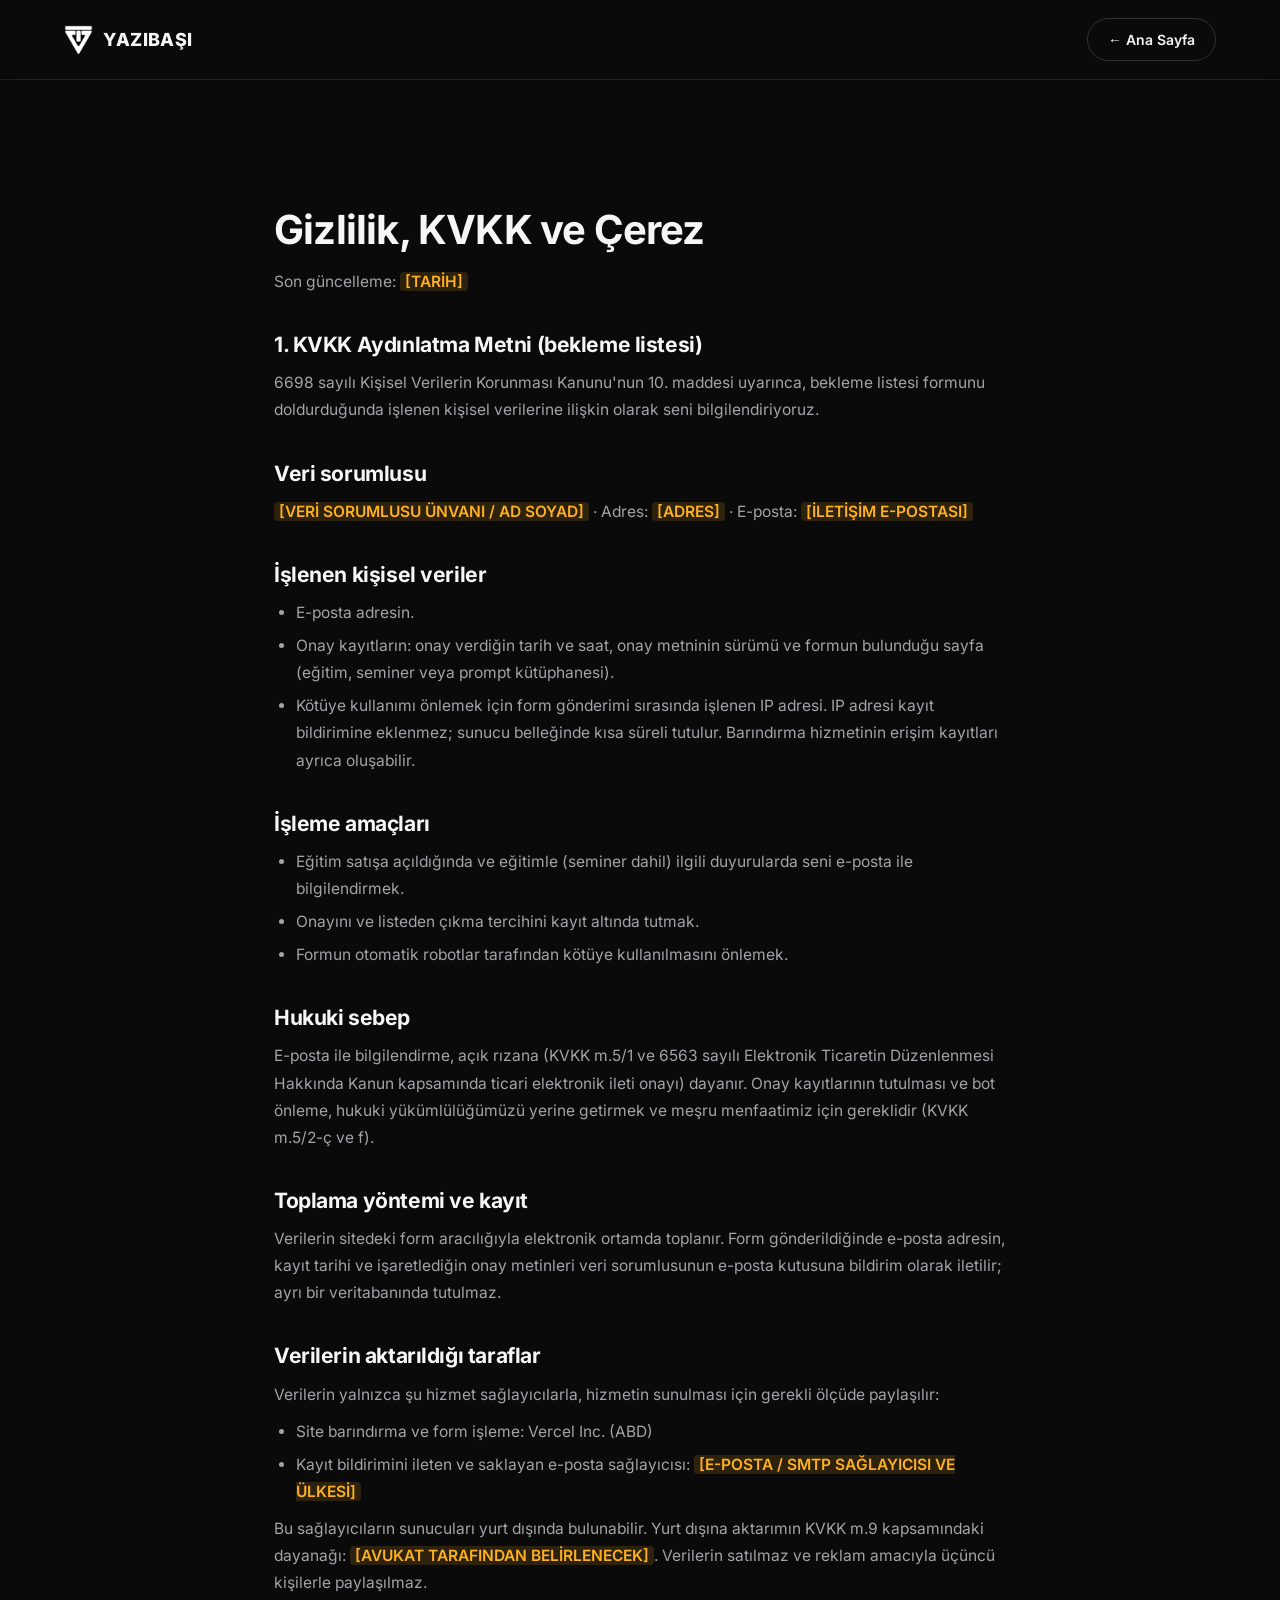
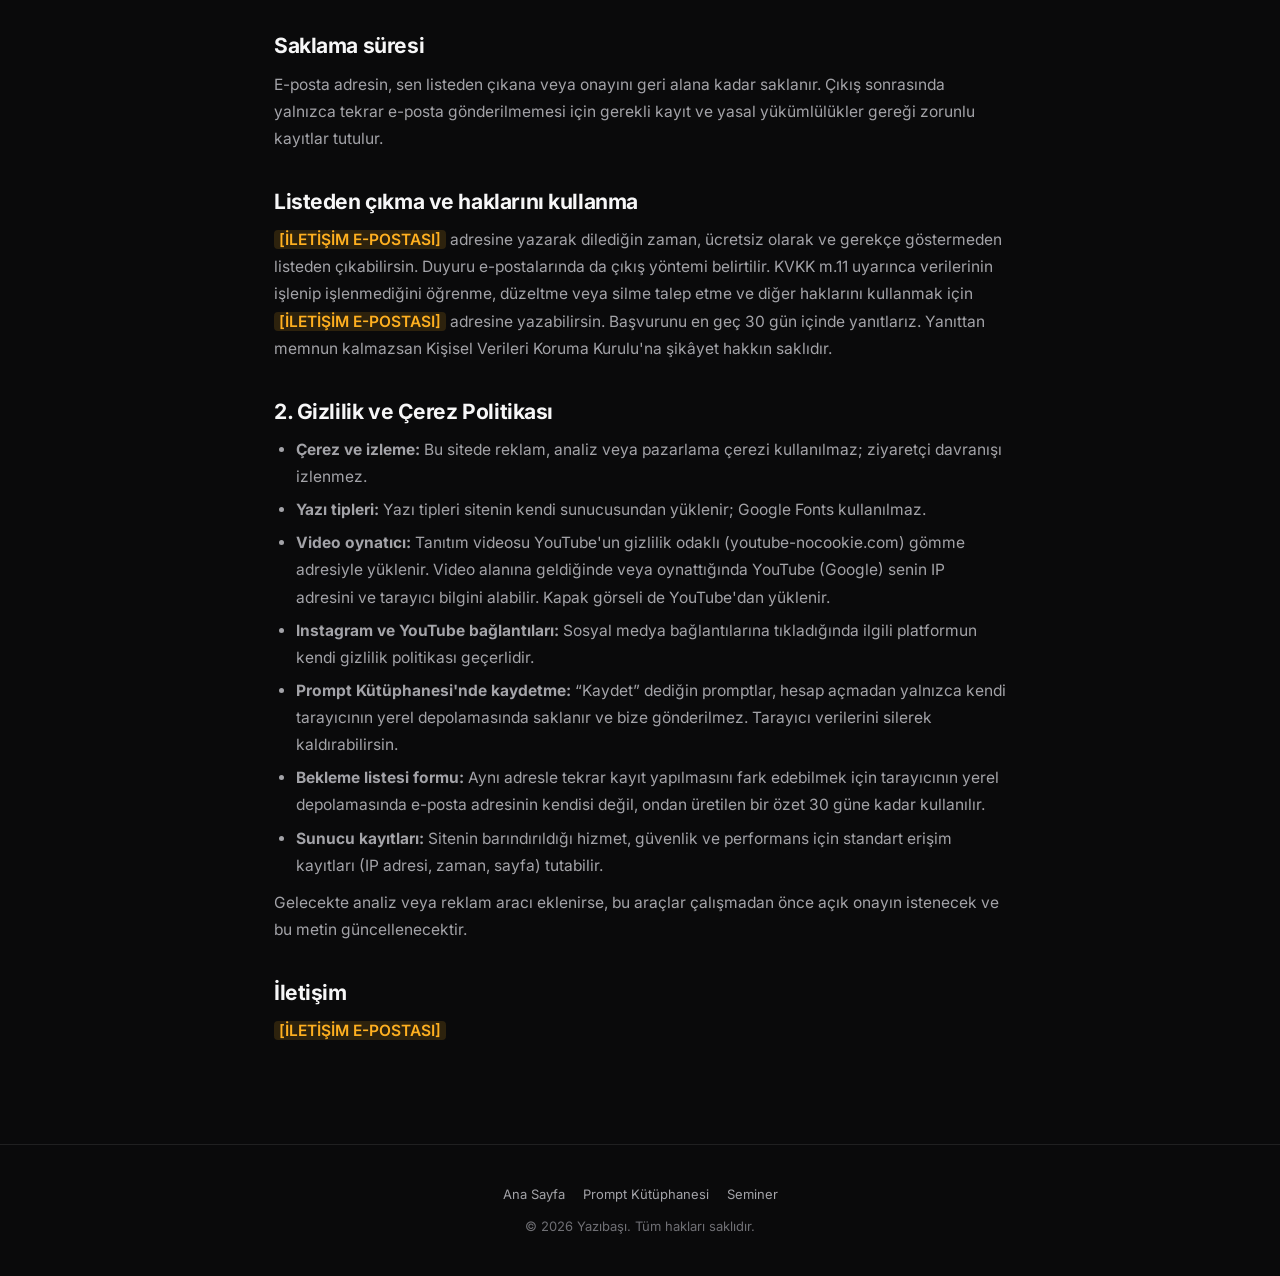
<file: gizlilik.html>
<!DOCTYPE html>
<html lang="tr">
<head>
<meta charset="UTF-8">
<meta name="viewport" content="width=device-width, initial-scale=1.0">
<title>KVKK Aydınlatma Metni, Gizlilik ve Çerez Politikası — Together Yazıbaşı</title>
<meta name="description" content="Together Yazıbaşı bekleme listesi için KVKK aydınlatma metni, gizlilik ve çerez politikası.">
<!-- YAYIN ÖNCESİ: [SARI İŞARETLİ] alanlar doldurulmalı ve metin bir avukata onaylatılmalıdır.
     Alanlar doldurulunca aşağıdaki robots satırı "index, follow" yapılabilir (bkz. YAYIN-KONTROL-LISTESI.md). -->
<meta name="robots" content="noindex, follow">
<link rel="stylesheet" href="css/fonts.css">
<link rel="stylesheet" href="css/style.css">
<link rel="stylesheet" href="css/waitlist.css">
<link rel="icon" type="image/png" sizes="32x32" href="assets/img/logo/favicon-32.png">
<link rel="apple-touch-icon" href="assets/img/logo/apple-touch-icon.png">
<meta name="theme-color" content="#0a0a0b">
</head>
<body>

<header class="site-header">
  <div class="container header-inner">
    <a href="index.html" class="logo"><img class="logo-img" src="assets/img/logo/logo-isaret-beyaz.png" alt="" width="29" height="30"><span>YAZIBAŞI</span></a>
    <a href="index.html" class="btn btn-ghost btn-sm">← Ana Sayfa</a>
  </div>
</header>

<main class="container legal-page">
  <h1>Gizlilik, KVKK ve Çerez</h1>
  <p class="legal-meta">Son güncelleme: <span class="legal-todo">[TARİH]</span></p>

  <h2 id="aydinlatma">1. KVKK Aydınlatma Metni (bekleme listesi)</h2>
  <p>6698 sayılı Kişisel Verilerin Korunması Kanunu'nun 10. maddesi uyarınca, bekleme listesi formunu doldurduğunda işlenen kişisel verilerine ilişkin olarak seni bilgilendiriyoruz.</p>

  <h2>Veri sorumlusu</h2>
  <p><span class="legal-todo">[VERİ SORUMLUSU ÜNVANI / AD SOYAD]</span> · Adres: <span class="legal-todo">[ADRES]</span> · E-posta: <span class="legal-todo">[İLETİŞİM E-POSTASI]</span></p>

  <h2>İşlenen kişisel veriler</h2>
  <ul>
    <li>E-posta adresin.</li>
    <li>Onay kayıtların: onay verdiğin tarih ve saat, onay metninin sürümü ve formun bulunduğu sayfa (eğitim, seminer veya prompt kütüphanesi).</li>
    <li>Kötüye kullanımı önlemek için form gönderimi sırasında işlenen IP adresi. IP adresi kayıt bildirimine eklenmez; sunucu belleğinde kısa süreli tutulur. Barındırma hizmetinin erişim kayıtları ayrıca oluşabilir.</li>
  </ul>

  <h2>İşleme amaçları</h2>
  <ul>
    <li>Eğitim satışa açıldığında ve eğitimle (seminer dahil) ilgili duyurularda seni e-posta ile bilgilendirmek.</li>
    <li>Onayını ve listeden çıkma tercihini kayıt altında tutmak.</li>
    <li>Formun otomatik robotlar tarafından kötüye kullanılmasını önlemek.</li>
  </ul>

  <h2>Hukuki sebep</h2>
  <p>E-posta ile bilgilendirme, açık rızana (KVKK m.5/1 ve 6563 sayılı Elektronik Ticaretin Düzenlenmesi Hakkında Kanun kapsamında ticari elektronik ileti onayı) dayanır. Onay kayıtlarının tutulması ve bot önleme, hukuki yükümlülüğümüzü yerine getirmek ve meşru menfaatimiz için gereklidir (KVKK m.5/2-ç ve f).</p>

  <h2>Toplama yöntemi ve kayıt</h2>
  <p>Verilerin sitedeki form aracılığıyla elektronik ortamda toplanır. Form gönderildiğinde e-posta adresin, kayıt tarihi ve işaretlediğin onay metinleri veri sorumlusunun e-posta kutusuna bildirim olarak iletilir; ayrı bir veritabanında tutulmaz.</p>

  <h2>Verilerin aktarıldığı taraflar</h2>
  <p>Verilerin yalnızca şu hizmet sağlayıcılarla, hizmetin sunulması için gerekli ölçüde paylaşılır:</p>
  <ul>
    <li>Site barındırma ve form işleme: Vercel Inc. (ABD)</li>
    <li>Kayıt bildirimini ileten ve saklayan e-posta sağlayıcısı: <span class="legal-todo">[E-POSTA / SMTP SAĞLAYICISI VE ÜLKESİ]</span></li>
  </ul>
  <p>Bu sağlayıcıların sunucuları yurt dışında bulunabilir. Yurt dışına aktarımın KVKK m.9 kapsamındaki dayanağı: <span class="legal-todo">[AVUKAT TARAFINDAN BELİRLENECEK]</span>. Verilerin satılmaz ve reklam amacıyla üçüncü kişilerle paylaşılmaz.</p>

  <h2>Saklama süresi</h2>
  <p>E-posta adresin, sen listeden çıkana veya onayını geri alana kadar saklanır. Çıkış sonrasında yalnızca tekrar e-posta gönderilmemesi için gerekli kayıt ve yasal yükümlülükler gereği zorunlu kayıtlar tutulur.</p>

  <h2>Listeden çıkma ve haklarını kullanma</h2>
  <p><span class="legal-todo">[İLETİŞİM E-POSTASI]</span> adresine yazarak dilediğin zaman, ücretsiz olarak ve gerekçe göstermeden listeden çıkabilirsin. Duyuru e-postalarında da çıkış yöntemi belirtilir. KVKK m.11 uyarınca verilerinin işlenip işlenmediğini öğrenme, düzeltme veya silme talep etme ve diğer haklarını kullanmak için <span class="legal-todo">[İLETİŞİM E-POSTASI]</span> adresine yazabilirsin. Başvurunu en geç 30 gün içinde yanıtlarız. Yanıttan memnun kalmazsan Kişisel Verileri Koruma Kurulu'na şikâyet hakkın saklıdır.</p>

  <h2 id="cerez">2. Gizlilik ve Çerez Politikası</h2>
  <ul>
    <li><strong>Çerez ve izleme:</strong> Bu sitede reklam, analiz veya pazarlama çerezi kullanılmaz; ziyaretçi davranışı izlenmez.</li>
    <li><strong>Yazı tipleri:</strong> Yazı tipleri sitenin kendi sunucusundan yüklenir; Google Fonts kullanılmaz.</li>
    <li><strong>Video oynatıcı:</strong> Tanıtım videosu YouTube'un gizlilik odaklı (youtube-nocookie.com) gömme adresiyle yüklenir. Video alanına geldiğinde veya oynattığında YouTube (Google) senin IP adresini ve tarayıcı bilgini alabilir. Kapak görseli de YouTube'dan yüklenir.</li>
    <li><strong>Instagram ve YouTube bağlantıları:</strong> Sosyal medya bağlantılarına tıkladığında ilgili platformun kendi gizlilik politikası geçerlidir.</li>
    <li><strong>Prompt Kütüphanesi'nde kaydetme:</strong> “Kaydet” dediğin promptlar, hesap açmadan yalnızca kendi tarayıcının yerel depolamasında saklanır ve bize gönderilmez. Tarayıcı verilerini silerek kaldırabilirsin.</li>
    <li><strong>Bekleme listesi formu:</strong> Aynı adresle tekrar kayıt yapılmasını fark edebilmek için tarayıcının yerel depolamasında e-posta adresinin kendisi değil, ondan üretilen bir özet 30 güne kadar kullanılır.</li>
    <li><strong>Sunucu kayıtları:</strong> Sitenin barındırıldığı hizmet, güvenlik ve performans için standart erişim kayıtları (IP adresi, zaman, sayfa) tutabilir.</li>
  </ul>
  <p>Gelecekte analiz veya reklam aracı eklenirse, bu araçlar çalışmadan önce açık onayın istenecek ve bu metin güncellenecektir.</p>

  <h2>İletişim</h2>
  <p><span class="legal-todo">[İLETİŞİM E-POSTASI]</span></p>
</main>

<footer class="site-footer footer-center">
  <div class="container">
    <nav class="footer-legal" aria-label="Yasal bağlantılar"><a href="index.html">Ana Sayfa</a><a href="prompt-kutuphanesi.html">Prompt Kütüphanesi</a><a href="seminer.html">Seminer</a></nav>
    <p>© 2026 Yazıbaşı. Tüm hakları saklıdır.</p>
  </div>
</footer>

</body>
</html>
</file>
<file: css/fonts.css>
@font-face{font-family:'Inter';font-style:normal;font-weight:400 800;font-display:swap;src:url(../assets/fonts/inter-latin-ext.woff2) format('woff2');unicode-range:U+0100-02BA, U+02BD-02C5, U+02C7-02CC, U+02CE-02D7, U+02DD-02FF, U+0304, U+0308, U+0329, U+1D00-1DBF, U+1E00-1E9F, U+1EF2-1EFF, U+2020, U+20A0-20AB, U+20AD-20C4, U+2113, U+2C60-2C7F, U+A720-A7FF}
@font-face{font-family:'Inter';font-style:normal;font-weight:400 800;font-display:swap;src:url(../assets/fonts/inter-latin.woff2) format('woff2');unicode-range:U+0000-00FF, U+0131, U+0152-0153, U+02BB-02BC, U+02C6, U+02DA, U+02DC, U+0304, U+0308, U+0329, U+2000-206F, U+20AC, U+2122, U+2191, U+2193, U+2212, U+2215, U+FEFF, U+FFFD}
@font-face{font-family:'JetBrains Mono';font-style:normal;font-weight:400 500;font-display:swap;src:url(../assets/fonts/jetbrains-mono-latin-ext.woff2) format('woff2');unicode-range:U+0100-02BA, U+02BD-02C5, U+02C7-02CC, U+02CE-02D7, U+02DD-02FF, U+0304, U+0308, U+0329, U+1D00-1DBF, U+1E00-1E9F, U+1EF2-1EFF, U+2020, U+20A0-20AB, U+20AD-20C4, U+2113, U+2C60-2C7F, U+A720-A7FF}
@font-face{font-family:'JetBrains Mono';font-style:normal;font-weight:400 500;font-display:swap;src:url(../assets/fonts/jetbrains-mono-latin.woff2) format('woff2');unicode-range:U+0000-00FF, U+0131, U+0152-0153, U+02BB-02BC, U+02C6, U+02DA, U+02DC, U+0304, U+0308, U+0329, U+2000-206F, U+20AC, U+2122, U+2191, U+2193, U+2212, U+2215, U+FEFF, U+FFFD}
</file>
<file: css/style.css>
/* ============ RESET & BASE ============ */
* { box-sizing: border-box; margin: 0; padding: 0; }
:root {
  --bg: #0a0a0b;
  --card: #161618;
  --card-soft: #131314;
  --border: rgba(255,255,255,0.09);
  --border-strong: rgba(255,255,255,0.16);
  --text: #f6f6f7;
  --text-dim: #a3a3a8;
  --text-dimmer: #6f6f74;
  --accent-1: #ff8a3d;
  --accent-2: #ff4d2e;
  --accent-3: #c4172f;
  --draft: #ffb020;
  --ok: #37c978;
  --no: #ff5d5d;
  --radius-xl: 28px;
  --radius-lg: 20px;
  --radius-md: 14px;
  --radius-sm: 10px;
  --container: 1200px;
}
html { scroll-behavior: smooth; }
body { background: var(--bg); color: var(--text); font-family: 'Inter', -apple-system, BlinkMacSystemFont, 'Segoe UI', sans-serif; font-size: 16px; line-height: 1.5; -webkit-font-smoothing: antialiased; }
img, svg { display: block; max-width: 100%; }
[hidden] { display: none !important; }
a { color: inherit; text-decoration: none; }
ul, ol { list-style: none; }
button { font: inherit; background: none; border: none; cursor: pointer; color: inherit; }
.container { max-width: var(--container); margin-inline: auto; padding-inline: 24px; }
h1, h2, h3 { font-weight: 700; letter-spacing: -0.02em; color: var(--text); }
h2 { font-size: clamp(28px, 3.4vw, 42px); line-height: 1.15; }
.arrow { display: inline-block; transition: transform .2s ease; }
a:hover .arrow, .btn:hover .arrow { transform: translateX(3px); }
section { padding-block: 88px; }

/* ============ DRAFT BADGE (henüz kesinleşmemiş içerikler için) ============ */
.draft-badge {
  display: inline-flex;
  align-items: center;
  gap: 6px;
  font-size: 11px;
  font-weight: 700;
  letter-spacing: 0.04em;
  text-transform: uppercase;
  color: var(--draft);
  background: rgba(255,176,32,0.12);
  border: 1px solid rgba(255,176,32,0.35);
  padding: 4px 10px;
  border-radius: 999px;
}

/* ============ BUTTONS ============ */
.btn { display: inline-flex; align-items: center; justify-content: center; gap: 8px; padding: 15px 26px; border-radius: 999px; font-weight: 600; font-size: 15px; white-space: nowrap; border: none; cursor: pointer; transition: opacity .2s ease, background .2s ease, border-color .2s ease; }
.btn-primary { background: #ffffff; color: #0a0a0b; }
.btn-primary:hover { opacity: .88; }
.btn-ghost { background: transparent; color: var(--text); border: 1px solid var(--border-strong); }
.btn-ghost:hover { border-color: rgba(255,255,255,0.4); }
.btn-sm { padding: 10px 20px; font-size: 14px; }
.btn-block { display: flex; width: 100%; justify-content: center; }
.link-arrow { font-size: 14px; font-weight: 600; color: var(--text-dim); white-space: nowrap; }
.link-arrow:hover { color: var(--text); }
.play-ic { font-size: 11px; }

/* ============ HEADER ============ */
.site-header { position: sticky; top: 0; z-index: 100; background: rgba(10,10,11,0.8); backdrop-filter: blur(10px); border-bottom: 1px solid var(--border); }
.header-inner { display: flex; align-items: center; justify-content: space-between; padding-block: 18px; gap: 24px; }
.logo { display: flex; align-items: center; gap: 10px; font-weight: 800; font-size: 18px; letter-spacing: 0.02em; }
.logo-img { height: 30px; width: auto; flex-shrink: 0; }
.main-nav { display: flex; gap: 28px; font-size: 14.5px; font-weight: 500; color: var(--text-dim); }
.main-nav a:hover { color: var(--text); }

/* ============ EYEBROW ============ */
.eyebrow { font-size: 12.5px; font-weight: 600; letter-spacing: 0.14em; text-transform: uppercase; color: var(--text-dimmer); margin-bottom: 18px; display: flex; align-items: center; gap: 10px; flex-wrap: wrap; }
.eyebrow .dot { color: var(--accent-1); margin: 0 2px; }
.section-desc { color: var(--text-dim); font-size: 16px; line-height: 1.65; max-width: 480px; }

/* ============ ANCHOR OFFSET (sabit header altında kalmasın diye) ============ */
#hero, #tanitim, #egitmen, #mufredat, #ornek-projeler, #referanslar, #instagram, #fiyat, #sss, #egitim-icerigi { scroll-margin-top: 84px; }

/* ============ HERO (eğitim sayfası) ============ */
.hero { padding-block: 64px 48px; }
.hero-grid { display: grid; grid-template-columns: 1.05fr 0.95fr; gap: 48px; align-items: center; }
.hero-content h1 { font-size: clamp(34px, 4.4vw, 52px); line-height: 1.1; margin-bottom: 18px; }
.hero-promise { background: var(--card-soft); border: 1px solid var(--border); border-left: 3px solid var(--accent-1); border-radius: var(--radius-sm); padding: 16px 20px; margin-bottom: 26px; color: var(--text-dim); font-size: 15px; line-height: 1.55; max-width: 480px; }
.hero-promise strong { color: var(--text); }
.hero-actions { display: flex; gap: 14px; flex-wrap: wrap; margin-bottom: 36px; }
.hero-stats { display: flex; gap: 40px; flex-wrap: wrap; }
.stat { display: flex; flex-direction: column; gap: 4px; }
.stat strong { font-size: 22px; font-weight: 700; color: var(--text); }
.stat span { font-size: 13px; color: var(--text-dim); }

.portrait { position: relative; border-radius: var(--radius-xl); overflow: hidden; background: radial-gradient(120% 100% at 78% 15%, rgba(255,138,61,0.55), transparent 55%), radial-gradient(90% 80% at 100% 100%, rgba(196,23,47,0.65), transparent 60%), linear-gradient(200deg, #1a0a06 0%, #0a0a0b 55%, #050506 100%); aspect-ratio: 4/4.8; }
.portrait::before { content: ""; position: absolute; inset: 0; background: radial-gradient(60% 50% at 85% 20%, rgba(255,122,61,0.5), transparent 70%); mix-blend-mode: screen; }
.portrait .bust { position: absolute; inset: 0; width: 100%; height: 100%; }
.portrait .portrait-photo { position: absolute; inset: 0; width: 100%; height: 100%; object-fit: cover; object-position: 60% 30%; }
.portrait-caption { position: absolute; right: 22px; bottom: 20px; text-align: right; z-index: 2; }
.portrait-caption strong { display: block; font-size: 16px; font-weight: 700; color: #fff; text-shadow: 0 2px 12px rgba(0,0,0,0.5); }
.portrait-caption span { display: block; font-size: 12px; color: rgba(255,255,255,0.75); margin-top: 3px; text-shadow: 0 2px 12px rgba(0,0,0,0.5); }

/* ============ BRANDS ============ */
.brands { padding-block: 40px; border-top: 1px solid var(--border); border-bottom: 1px solid var(--border); }
.brands-inner { display: flex; flex-direction: column; gap: 18px; }
.brands-label { font-size: 12px; font-weight: 600; letter-spacing: 0.12em; color: var(--text-dimmer); display: flex; align-items: center; gap: 10px; flex-wrap: wrap; }
.brands-row { display: flex; align-items: center; justify-content: space-between; flex-wrap: wrap; gap: 28px 48px; opacity: 0.8; }
.brand-logo { width: auto; flex-shrink: 0; object-fit: contain; }
.brand-logo-eti { height: 50px; }
.brand-logo-lcw { height: 21px; }
.brand-logo-migros { height: 50px; }
.brand-logo-tecno { height: 22px; }

/* ============ SECTION HEAD ============ */
.section-head { display: flex; align-items: baseline; justify-content: space-between; gap: 24px; margin-bottom: 36px; flex-wrap: wrap; }

/* ============ EĞİTMEN (eğitim sayfası) ============ */
.instructor-grid { display: grid; grid-template-columns: 0.8fr 1.2fr; gap: 56px; align-items: center; }
.portrait-instructor { aspect-ratio: 4/4.6; }
.instructor-chips { display: flex; gap: 10px; flex-wrap: wrap; margin: 20px 0 22px; }
.chip { font-size: 13px; font-weight: 600; color: var(--text-dim); background: var(--card-soft); border: 1px solid var(--border); border-radius: 999px; padding: 8px 16px; }
.instructor-lead { font-size: 18px; font-weight: 600; line-height: 1.4; color: var(--accent-1); margin-bottom: 16px; letter-spacing: -0.01em; }
.instructor-bio { max-width: 100%; margin-bottom: 28px; }
.instructor-bio p + p { margin-top: 12px; }

/* ============ PROMO (TANITIM VIDEO) ============ */
.promo-grid { display: grid; grid-template-columns: 1.15fr 1fr; gap: 56px; align-items: center; }
.portrait-promo { aspect-ratio: 16/9; width: 100%; }
.thumb-play { width: 52px; height: 52px; border-radius: 50%; border: 1px solid var(--border-strong); display: flex; align-items: center; justify-content: center; font-size: 14px; color: #fff; flex-shrink: 0; transition: background .2s ease, border-color .2s ease; }
.thumb-play:hover { background: rgba(255,255,255,0.08); }
.thumb-play-lg { position: absolute; z-index: 2; top: 50%; left: 50%; transform: translate(-50%, -50%); width: 68px; height: 68px; background: rgba(255,255,255,0.12); backdrop-filter: blur(6px); border-color: rgba(255,255,255,0.5); font-size: 18px; }
.promo-shade { position: absolute; inset: 0; background: linear-gradient(0deg, rgba(0,0,0,0.7) 0%, rgba(0,0,0,0.15) 55%, rgba(0,0,0,0.25) 100%); }
.promo-cover { opacity: 0; transition: opacity .4s ease; }
.promo-cover.is-loaded { opacity: 1; }
.promo-live { position: absolute; inset: 0; width: 100%; height: 100%; border: 0; pointer-events: none; }
.portrait-promo.is-playing .promo-cover { opacity: 0; }
.portrait-promo.is-playing .promo-shade { background: linear-gradient(0deg, rgba(0,0,0,0.6) 0%, transparent 42%); }
.portrait-promo.is-started .thumb-play-lg { display: none; }
.promo-sound { position: absolute; right: 18px; bottom: 18px; z-index: 3; font-size: 13px; font-weight: 600; color: #fff; padding: 8px 14px; border-radius: 999px; border: 1px solid var(--border-strong); background: rgba(10,10,11,0.6); backdrop-filter: blur(6px); transition: background .2s ease; }
.promo-sound:hover { background: rgba(255,255,255,0.14); }
.promo-sound[hidden] { display: none; }
.promo-content h2 { margin-bottom: 18px; }
.promo-content .btn { margin-top: 28px; }

/* ============ YAKINDA GELECEK İÇERİKLER ============ */
.upcoming-grid { display: grid; grid-template-columns: 1fr 1fr; gap: 20px; }
.upcoming-card { display: flex; align-items: center; gap: 20px; border: 1px solid var(--border); border-radius: var(--radius-lg); padding: 16px; background: var(--card-soft); transition: border-color .2s ease; }
.upcoming-card:hover { border-color: var(--border-strong); }
.upcoming-media { width: 240px; aspect-ratio: 960 / 724; border-radius: var(--radius-sm); flex-shrink: 0; overflow: hidden; }
.upcoming-media img { width: 100%; height: 100%; object-fit: cover; }
.upcoming-media-1 { background: radial-gradient(120% 100% at 30% 20%, rgba(255,138,61,0.35), transparent 60%), linear-gradient(160deg, #1c1517, #0c0c0d); }
.upcoming-media-2 { background: radial-gradient(120% 100% at 70% 80%, rgba(196,23,47,0.35), transparent 60%), linear-gradient(160deg, #14171c, #0c0c0d); }
.upcoming-text { display: flex; flex-direction: column; gap: 6px; }
.upcoming-text strong { font-size: 16px; font-weight: 700; }
.upcoming-text span { font-size: 13.5px; color: var(--text-dim); }

/* ============ FEATURES ============ */
.features-grid { display: grid; grid-template-columns: repeat(4, 1fr); gap: 16px; }
.feature-card { background: var(--card-soft); border: 1px solid var(--border); border-radius: var(--radius-md); padding: 20px; display: flex; flex-direction: column; gap: 14px; }
.feature-card .num { font-size: 13px; font-weight: 700; color: var(--accent-1); }
.feature-card h4 { font-size: 16px; font-weight: 700; }
.feature-card p { font-size: 14px; color: var(--text-dim); line-height: 1.5; }

/* ============ MÜFREDAT (roadmap) ============ */
.roadmap { display: flex; flex-direction: column; gap: 0; }
.roadmap li { display: grid; grid-template-columns: 56px 1fr; gap: 20px; padding-block: 22px; border-bottom: 1px solid var(--border); align-items: center; }
.roadmap li:first-child { padding-top: 0; }
.roadmap .num-badge { width: 40px; height: 40px; border-radius: 50%; background: var(--card-soft); border: 1px solid var(--border-strong); display: flex; align-items: center; justify-content: center; font-size: 13px; font-weight: 700; color: var(--accent-1); flex-shrink: 0; }
.roadmap .rm-title { font-size: 16px; font-weight: 600; color: var(--text); }
.roadmap .rm-title em { color: var(--text-dimmer); font-style: normal; font-weight: 500; }
.roadmap li.has-sub { align-items: flex-start; }
.roadmap .badge-free { display: inline-block; vertical-align: 1px; margin-left: 8px; padding: 3px 10px; border-radius: 999px; background: rgba(255,122,61,0.15); color: var(--accent-1); font-size: 11.5px; font-weight: 600; letter-spacing: 0.02em; white-space: nowrap; }
.roadmap .sub-items { display: flex; flex-wrap: wrap; gap: 8px; margin-top: 12px; }
.roadmap .sub-items li { display: block; padding: 5px 12px; border: 1px solid var(--border); border-radius: 999px; font-size: 13px; color: var(--text-dim); font-weight: 500; }

/* ============ FİYAT ============ */
.price-section { background: var(--card-soft); border: 1px solid var(--border); border-radius: var(--radius-xl); overflow: hidden; position: relative; }
.price-section::before { content: ""; position: absolute; top: 0; left: 0; right: 0; height: 4px; background: linear-gradient(90deg, var(--accent-1), var(--accent-2), var(--accent-3)); }
.price-grid { display: grid; grid-template-columns: 1fr 1fr; gap: 0; }
.price-left { padding: 48px; border-right: 1px solid var(--border); }
.price-left .eyebrow-pill { display: inline-block; font-size: 12px; font-weight: 700; color: var(--accent-1); background: rgba(255,138,61,0.12); border: 1px solid rgba(255,138,61,0.3); padding: 6px 14px; border-radius: 999px; margin-bottom: 18px; }
.price-left h3 { font-size: 26px; margin-bottom: 14px; line-height: 1.3; }
.price { font-size: 48px; font-weight: 800; letter-spacing: -0.02em; margin: 18px 0 6px; }
.price-note { font-size: 14px; color: var(--text-dim); }
.price-right { padding: 48px; display: flex; flex-direction: column; justify-content: center; gap: 22px; }
.checklist { display: flex; flex-direction: column; gap: 14px; }
.checklist li { display: flex; align-items: flex-start; gap: 12px; font-size: 15px; color: var(--text-dim); }
.check { width: 20px; height: 20px; border-radius: 50%; background: rgba(255,122,61,0.15); color: var(--accent-1); font-size: 11px; display: flex; align-items: center; justify-content: center; flex-shrink: 0; margin-top: 2px; }

/* ============ REFERANSLAR ============ */
.testi-note { text-align: center; color: var(--text-dim); font-size: 14px; margin-top: 24px; }

/* ============ SSS (FAQ Accordion) ============ */
.faq-list { display: flex; flex-direction: column; gap: 12px; max-width: 800px; }
.faq-item { background: var(--card-soft); border: 1px solid var(--border); border-radius: var(--radius-md); overflow: hidden; }
.faq-q { width: 100%; display: flex; align-items: center; justify-content: space-between; gap: 16px; padding: 20px 24px; text-align: left; font-size: 15.5px; font-weight: 600; color: var(--text); }
.faq-q .plus { font-size: 20px; color: var(--text-dim); transition: transform .2s ease; flex-shrink: 0; }
.faq-item.open .faq-q .plus { transform: rotate(45deg); color: var(--accent-1); }
.faq-a { max-height: 0; overflow: hidden; transition: max-height .25s ease; }
.faq-a p { padding: 0 24px 20px; font-size: 14.5px; color: var(--text-dim); line-height: 1.6; }

/* ============ FINAL CTA (eğitim) ============ */
.cta-banner { position: relative; border-radius: var(--radius-xl); overflow: hidden; min-height: 320px; display: flex; align-items: center; justify-content: center; text-align: center; padding: 48px; background: linear-gradient(0deg, rgba(0,0,0,0.6) 0%, rgba(0,0,0,0.2) 60%), radial-gradient(70% 60% at 50% 20%, rgba(255,122,61,0.22), transparent 60%), linear-gradient(135deg, #1c1416 0%, #0a0a0b 55%, #08090b 100%); border: 1px solid var(--border); }
.cta-banner-text h2 { margin-bottom: 14px; }
.cta-banner-text p { color: var(--text-dim); font-size: 16px; margin-bottom: 26px; }
.cta-stats { display: flex; gap: 32px; justify-content: center; margin-top: 30px; flex-wrap: wrap; }
.cta-stats .stat strong { color: #fff; } .cta-stats .stat span { color: rgba(255,255,255,0.6); }

/* ============ FOOTER (eğitim) ============ */
.site-footer { padding-block: 56px 32px; border-top: 1px solid var(--border); margin-top: 20px; }
.footer-top { display: flex; align-items: center; justify-content: space-between; gap: 24px; flex-wrap: wrap; padding-bottom: 32px; }
.footer-nav { display: flex; gap: 28px; font-size: 14px; color: var(--text-dim); flex-wrap: wrap; }
.footer-nav a:hover { color: var(--text); }
.footer-social { display: flex; gap: 12px; }
.footer-social a { width: 36px; height: 36px; border-radius: 50%; border: 1px solid var(--border-strong); display: flex; align-items: center; justify-content: center; }
.footer-social svg { width: 16px; height: 16px; }
.footer-social a:hover { border-color: var(--text-dim); }
.footer-bottom { padding-top: 24px; border-top: 1px solid var(--border); }
.footer-bottom p { font-size: 13px; color: var(--text-dimmer); }

/* ============ VİDEO MODAL (çalışan özellik) ============ */
body.modal-open { overflow: hidden; }
.video-modal { position: fixed; inset: 0; z-index: 200; display: flex; align-items: center; justify-content: center; padding: 24px; }
.video-modal-backdrop { position: absolute; inset: 0; background: rgba(5,5,6,0.88); backdrop-filter: blur(6px); }
.video-modal-dialog { position: relative; width: min(1040px, 100%); }
.video-modal-frame { position: relative; aspect-ratio: 16/9; border-radius: var(--radius-lg); overflow: hidden; background: #000; border: 1px solid var(--border); }
.video-modal-frame iframe { position: absolute; inset: 0; width: 100%; height: 100%; border: 0; }
.video-modal-close { position: absolute; top: -52px; right: 0; width: 40px; height: 40px; border-radius: 50%; border: 1px solid var(--border-strong); font-size: 14px; color: #fff; transition: background .2s ease; }
.video-modal-close:hover { background: rgba(255,255,255,0.08); }

/* ============================================================
   SEMİNER SAYFASI — ek bileşenler
   ============================================================ */

/* HERO (seminer) */
.hero-content > p.section-desc { margin-bottom: 32px; }
.date-chip { display: inline-flex; align-items: center; gap: 10px; background: var(--card-soft); border: 1px solid var(--border); border-radius: 999px; padding: 10px 18px; font-size: 13.5px; color: var(--text-dim); margin-bottom: 24px; }

.topic-list { display: flex; flex-direction: column; gap: 14px; }
.topic-card { display: grid; grid-template-columns: 44px 1fr; gap: 16px; background: var(--card-soft); border: 1px solid var(--border); border-radius: var(--radius-md); padding: 18px 20px; align-items: start; }
.topic-num { width: 32px; height: 32px; border-radius: 50%; background: rgba(255,138,61,0.12); border: 1px solid rgba(255,138,61,0.3); color: var(--accent-1); font-size: 13px; font-weight: 700; display: flex; align-items: center; justify-content: center; }
.topic-card h4 { font-size: 15.5px; font-weight: 700; margin-bottom: 4px; }
.topic-card p { font-size: 13.5px; color: var(--text-dim); line-height: 1.45; }

/* KAYIT FORM KARTI (seminer) */
.form-card { background: var(--card-soft); border: 1px solid var(--border-strong); border-radius: var(--radius-lg); overflow: hidden; position: sticky; top: 90px; }
.form-card::before { content: ""; display: block; height: 4px; background: linear-gradient(90deg, var(--accent-1), var(--accent-2), var(--accent-3)); }
.form-card-inner { padding: 30px; }
.form-card h3 { font-size: 20px; margin-bottom: 6px; }
.form-card .sub { font-size: 13.5px; color: var(--text-dim); margin-bottom: 20px; }
.meta-rows { display: flex; flex-direction: column; gap: 10px; margin-bottom: 24px; padding: 16px; background: rgba(255,176,32,0.06); border: 1px dashed rgba(255,176,32,0.35); border-radius: var(--radius-sm); }
.meta-row { display: flex; align-items: center; justify-content: space-between; font-size: 13.5px; }
.meta-row .label { color: var(--text-dim); }
.meta-row .value { color: var(--draft); font-weight: 600; }
.field { margin-bottom: 16px; }
.field label { display: block; font-size: 13px; font-weight: 600; color: var(--text-dim); margin-bottom: 7px; }
.field input { width: 100%; padding: 13px 16px; border-radius: var(--radius-sm); border: 1px solid var(--border-strong); background: #0d0d0e; color: var(--text); font-size: 14.5px; font-family: inherit; }
.field input:focus { outline: none; border-color: var(--accent-1); }
.form-note { font-size: 12px; color: var(--text-dimmer); text-align: center; margin-top: 14px; }
.form-success { display: none; text-align: center; padding: 20px; background: rgba(55,201,120,0.1); border: 1px solid rgba(55,201,120,0.35); border-radius: var(--radius-sm); color: var(--ok); font-size: 14px; font-weight: 600; margin-top: 16px; }
.form-success.show { display: block; }

/* KARŞILAŞTIRMA (seminer) */
.compare-grid { display: grid; grid-template-columns: 1fr 1fr; gap: 20px; }
.compare-card { border-radius: var(--radius-md); padding: 28px; border: 1px solid var(--border); }
.compare-card.yes { background: rgba(55,201,120,0.06); border-color: rgba(55,201,120,0.25); }
.compare-card.no { background: rgba(255,93,93,0.06); border-color: rgba(255,93,93,0.25); }
.compare-card h4 { font-size: 15px; text-transform: uppercase; letter-spacing: 0.06em; margin-bottom: 18px; }
.compare-card.yes h4 { color: var(--ok); }
.compare-card.no h4 { color: var(--no); }
.compare-card ul { display: flex; flex-direction: column; gap: 12px; }
.compare-card li { font-size: 14.5px; color: var(--text-dim); display: flex; gap: 10px; line-height: 1.5; }
.compare-card.yes li::before { content: "✓"; color: var(--ok); font-weight: 700; flex-shrink: 0; }
.compare-card.no li::before { content: "✕"; color: var(--no); font-weight: 700; flex-shrink: 0; }

/* KİMLER İÇİN (seminer) */
.audience-grid { display: grid; grid-template-columns: repeat(4, 1fr); gap: 16px; }
.audience-card { background: var(--card-soft); border: 1px solid var(--border); border-radius: var(--radius-md); padding: 22px; text-align: center; }
.audience-card .ico { width: 40px; height: 40px; border-radius: 10px; background: linear-gradient(135deg, var(--accent-1), var(--accent-3)); margin: 0 auto 14px; }
.audience-card p { font-size: 14px; color: var(--text-dim); font-weight: 600; }

/* EĞİTMEN (seminer — kısa kart) */
.instructor-mini { display: grid; grid-template-columns: 0.6fr 1.4fr; gap: 40px; align-items: center; background: var(--card-soft); border: 1px solid var(--border); border-radius: var(--radius-xl); padding: 36px; }
.portrait-mini { aspect-ratio: 1/1.1; border-radius: var(--radius-lg); overflow: hidden; position: relative; background: radial-gradient(120% 100% at 78% 15%, rgba(255,138,61,0.55), transparent 55%), radial-gradient(90% 80% at 100% 100%, rgba(196,23,47,0.65), transparent 60%), linear-gradient(200deg, #1a0a06 0%, #0a0a0b 55%, #050506 100%); }
.portrait-mini .bust { position: absolute; inset: 0; width: 100%; height: 100%; }
.portrait-mini .portrait-photo { position: absolute; inset: 0; width: 100%; height: 100%; object-fit: cover; }
.instructor-mini h3 { font-size: 22px; margin-bottom: 10px; }

/* FINAL CTA (seminer — küçük varyant) */
.site-footer.footer-center { padding-block: 40px; text-align: center; }
.site-footer.footer-center p { font-size: 13px; color: var(--text-dimmer); }

/* ============ VİDEO HERO / SAHNE (ana sayfa + seminer) ============ */
.stage { position: relative; overflow: hidden; isolation: isolate; display: flex; align-items: flex-end; background: var(--bg); padding: 0; }
.stage-media { position: absolute; inset: 0; z-index: -2; background: radial-gradient(120% 100% at 78% 15%, rgba(255,138,61,0.55), transparent 55%), radial-gradient(90% 80% at 100% 100%, rgba(196,23,47,0.65), transparent 60%), linear-gradient(200deg, #1a0a06 0%, #0a0a0b 55%, #050506 100%); }
.stage-poster, .stage-video { position: absolute; inset: 0; width: 100%; height: 100%; object-fit: cover; }
.stage-poster { object-position: 72% 22%; }
.stage-video { opacity: 0; transition: opacity .7s ease; }
.stage-video.is-ready { opacity: 1; }
.stage-shade { position: absolute; inset: 0; z-index: -1; background: linear-gradient(90deg, rgba(10,10,11,0.93) 0%, rgba(10,10,11,0.62) 46%, rgba(10,10,11,0.05) 100%), linear-gradient(0deg, rgba(10,10,11,0.8) 0%, transparent 38%); }
.stage-inner { width: 100%; }
.stage-body { max-width: 640px; }
.stage-body h1 { font-size: clamp(34px, 4.6vw, 56px); line-height: 1.1; margin-bottom: 18px; }
.stage-toggle { position: absolute; top: 18px; right: 20px; width: 40px; height: 40px; border-radius: 50%; border: 1px solid var(--border-strong); background: rgba(10,10,11,0.55); backdrop-filter: blur(6px); font-size: 12px; color: #fff; z-index: 3; }
.stage-toggle:hover { background: rgba(255,255,255,0.12); }
.stage-caption { position: absolute; right: 24px; bottom: 22px; text-align: right; z-index: 2; }
.stage-caption strong { display: block; font-size: 16px; font-weight: 700; color: #fff; text-shadow: 0 2px 12px rgba(0,0,0,0.5); }
.stage-caption span { display: block; font-size: 12px; color: rgba(255,255,255,0.75); margin-top: 3px; text-shadow: 0 2px 12px rgba(0,0,0,0.5); }
.stage.is-playing .stage-caption { display: none; }

.stage-hero .stage-poster, .stage-card .stage-poster { left: auto; right: 0; width: 54%; object-position: 55% 16%; -webkit-mask-image: linear-gradient(90deg, transparent 0%, #000 40%); mask-image: linear-gradient(90deg, transparent 0%, #000 40%); }
.stage-hero { min-height: clamp(560px, calc(100svh - 72px), 780px); }
.stage-hero .stage-inner { padding-block: 72px 56px; }
.stage-hero .hero-promise { background: rgba(10,10,11,0.55); backdrop-filter: blur(6px); }

.stage-card { border-radius: var(--radius-xl); border: 1px solid var(--border); min-height: 440px; }
.stage-card .stage-inner { padding: 40px; }
.stage-card .stage-body { max-width: 720px; }
.stage-card .stage-body h1 { font-size: clamp(30px, 4vw, 46px); }
.stage-card .section-desc { margin-bottom: 26px; }
.seminar-hero { padding-block: 32px 48px; }
.seminar-grid { margin-top: 40px; align-items: start; }

/* ============ ORTAK: boş durum, video kartları ============ */
.empty-state { display: flex; align-items: center; justify-content: center; text-align: center; min-height: 180px; padding: 32px 24px; border: 1px dashed var(--border-strong); border-radius: var(--radius-lg); background: var(--card-soft); color: var(--text-dim); font-size: 14.5px; line-height: 1.6; }
.empty-state p { max-width: 520px; }
.card-play { position: absolute; z-index: 2; top: 50%; left: 50%; transform: translate(-50%, -50%); width: 54px; height: 54px; border-radius: 50%; display: flex; align-items: center; justify-content: center; font-size: 15px; color: #fff; background: rgba(255,255,255,0.14); border: 1px solid rgba(255,255,255,0.5); backdrop-filter: blur(6px); transition: transform .2s ease, background .2s ease; padding-left: 3px; }
.card-meta { position: absolute; z-index: 2; left: 0; right: 0; bottom: 0; padding: 16px 14px 12px; text-align: left; display: flex; flex-direction: column; gap: 2px; background: linear-gradient(0deg, rgba(0,0,0,0.78) 0%, transparent 100%); }
.card-meta i { font-style: normal; font-size: 11.5px; letter-spacing: 0.06em; text-transform: uppercase; color: rgba(255,255,255,0.7); }
.card-meta b { font-size: 13.5px; font-weight: 600; color: #fff; }

/* ============ ÖRNEK PROJELER — asimetrik masonry ============ */
.masonry.has-items { column-count: 3; column-gap: 16px; }
.m-item { break-inside: avoid; margin-bottom: 16px; }
.m-card { position: relative; display: block; width: 100%; aspect-ratio: var(--ar, 16 / 9); overflow: hidden; border-radius: var(--radius-md); border: 1px solid var(--border); background: var(--card); padding: 0; }
.m-card img, .m-card video { position: absolute; inset: 0; width: 100%; height: 100%; object-fit: cover; transition: transform .5s ease; }
.m-card:hover img, .m-card:hover video { transform: scale(1.04); }
.m-card:hover .card-play, .s-card:hover .card-play { transform: translate(-50%, -50%) scale(1.08); background: rgba(255,255,255,0.24); }
.m-item:nth-child(3n+2) { margin-top: 28px; }
.media-filters { display: flex; gap: 8px; margin-bottom: 24px; }
.filter-chip { font-size: 13px; font-weight: 600; color: var(--text-dim); border: 1px solid var(--border-strong); border-radius: 999px; padding: 8px 16px; transition: color .2s, border-color .2s, background .2s; }
.filter-chip:hover { color: var(--text); }
.filter-chip[aria-pressed="true"] { color: #0a0a0b; background: #fff; border-color: #fff; }

/* ============ ÖĞRENCİLER — video galerisi ============ */
.testi-note[data-empty-note] { margin-top: 20px; }
.sc-track { display: flex; gap: 16px; overflow-x: auto; scroll-snap-type: x mandatory; scrollbar-width: none; padding-bottom: 4px; }
.sc-track::-webkit-scrollbar { display: none; }
.s-item { flex: 0 0 auto; scroll-snap-align: start; }
.s-item.is-vertical { width: 240px; }
.s-item.is-horizontal { width: 380px; }
.s-card { position: relative; display: block; width: 100%; aspect-ratio: var(--ar, 9 / 16); overflow: hidden; border-radius: var(--radius-md); border: 1px solid var(--border); background: var(--card); padding: 0; }
.s-card img, .s-card video { position: absolute; inset: 0; width: 100%; height: 100%; object-fit: cover; }
.s-name { margin-top: 10px; font-size: 14px; font-weight: 600; color: var(--text-dim); }
.sc-controls { display: flex; gap: 10px; margin-top: 20px; }
.sc-btn { width: 42px; height: 42px; border-radius: 50%; border: 1px solid var(--border-strong); font-size: 16px; transition: background .2s; }
.sc-btn:hover { background: rgba(255,255,255,0.08); }

/* ============ INSTAGRAM ============ */
.ig-section { overflow: hidden; }
.ig-head { text-align: center; margin-bottom: 36px; }
.ig-head .eyebrow { justify-content: center; }
.ig-head .section-desc { margin: 14px auto 0; }
.ig-stage .empty-state { max-width: 1152px; margin-inline: auto; }
.ig-stage.has-items { position: relative; }
.ig-track { position: relative; display: flex; gap: 10px; overflow-x: auto; scroll-snap-type: x proximity; scrollbar-width: none; padding: 16px; }
.ig-track::-webkit-scrollbar { display: none; }
.ig-card { --w: clamp(150px, 15.5vw, 236px); position: relative; flex: 0 0 var(--w); width: var(--w); aspect-ratio: 9 / 16; overflow: hidden; border-radius: 12px; background: var(--card); scroll-snap-align: center; transition: transform .2s ease; }
@media (hover: hover) { .ig-card:hover { transform: translateY(-4px); } }
.ig-card img, .ig-card video { position: absolute; inset: 0; width: 100%; height: 100%; object-fit: cover; }
.ig-card .card-meta { font-size: 13px; font-weight: 600; line-height: 1.3; color: #fff; background: linear-gradient(0deg, rgba(0,0,0,0.75), transparent); padding-top: 36px; }
.ig-stage .sc-controls { justify-content: center; margin-top: 8px; }
.ig-stage .sc-btn:disabled { opacity: .35; cursor: default; }
.ig-head h2 { font-size: clamp(34px, 5vw, 64px); font-weight: 300; letter-spacing: -0.02em; }
.ig-cta { display: flex; justify-content: center; margin-top: 28px; }
.ig-cta .btn svg { width: 18px; height: 18px; }

/* ============ MEDYA LIGHTBOX (oran korumalı) ============ */
.mm-dialog { width: auto; }
.mm-frame { position: relative; --ar: 16 / 9; --rn: 1.7778; width: min(92vw, calc(84vh * var(--rn)), 1040px); aspect-ratio: var(--ar); border-radius: var(--radius-lg); overflow: hidden; background: #000; border: 1px solid var(--border); margin-inline: auto; }
.mm-frame video, .mm-frame iframe { position: absolute; inset: 0; width: 100%; height: 100%; border: 0; object-fit: contain; background: #000; }
.media-modal .video-modal-close { top: -48px; }

/* ============ RESPONSIVE ============ */
@media (max-width: 1024px) {
  .hero-grid { grid-template-columns: 1fr; }
  .portrait { aspect-ratio: 16/10; }
  .portrait-photo { object-position: 55% 22%; }
  .instructor-grid { grid-template-columns: 1fr; gap: 32px; }
  .portrait-instructor { aspect-ratio: 16/9; max-width: 420px; }
  .promo-grid { grid-template-columns: 1fr; gap: 32px; }
  .portrait-promo { aspect-ratio: 16/9; }
  .features-grid { grid-template-columns: repeat(2, 1fr); }
  .price-grid { grid-template-columns: 1fr; }
  .price-left { border-right: none; border-bottom: 1px solid var(--border); }
  .upcoming-grid { grid-template-columns: 1fr; }

  .masonry.has-items { column-count: 2; }
  .stage-hero .stage-poster, .stage-card .stage-poster { width: 100%; -webkit-mask-image: none; mask-image: none; object-position: 65% 14%; }
  .stage-card { min-height: 400px; }
  .seminar-grid { margin-top: 32px; }

  /* seminer */
  .form-card { position: static; }
  .compare-grid { grid-template-columns: 1fr; }
  .audience-grid { grid-template-columns: repeat(2, 1fr); }
  .instructor-mini { grid-template-columns: 1fr; align-items: stretch; }
  .portrait-mini { width: 100%; max-width: 280px; margin: 0 auto; }
}
@media (max-width: 640px) {
  .container { padding-inline: 18px; }
  .header-inner { flex-wrap: wrap; }
  .main-nav { order: 3; width: 100%; gap: 16px; flex-wrap: wrap; padding-top: 14px; border-top: 1px solid var(--border); font-size: 13.5px; }
  section { padding-block: 56px; }
  .hero-actions { flex-direction: column; align-items: stretch; }
  .hero-actions .btn { justify-content: center; }
  .hero-stats { gap: 24px; }
  .promo-grid { grid-template-columns: 1fr; gap: 28px; }
  .promo-content h2 { font-size: 28px; }
  .brand-logo-eti { height: 40px; }
  .brand-logo-lcw { height: 17px; }
  .brand-logo-migros { height: 40px; }
  .brand-logo-tecno { height: 18px; }
  .features-grid { grid-template-columns: repeat(2, 1fr); }
  .price-left, .price-right { padding: 28px 22px; }
  .upcoming-grid { grid-template-columns: 1fr; }
  .upcoming-card { flex-direction: column; align-items: flex-start; }
  .upcoming-media { width: 100%; }
  .cta-stats { gap: 20px; }
  .footer-top { flex-direction: column; align-items: flex-start; gap: 20px; }

  .stage-hero { min-height: 640px; }
  .stage-hero .stage-inner { padding-block: 40px 32px; }
  .stage-hero .stage-caption { display: none; }
  .stage-shade { background: linear-gradient(0deg, rgba(10,10,11,0.95) 0%, rgba(10,10,11,0.75) 45%, rgba(10,10,11,0.15) 100%); }
  .stage-card { min-height: 460px; border-radius: var(--radius-lg); }
  .stage-card .stage-shade { background: linear-gradient(0deg, rgba(10,10,11,0.95) 0%, rgba(10,10,11,0.82) 55%, rgba(10,10,11,0.5) 100%); }
  .stage-card .stage-inner { padding: 24px 20px; }
  .masonry.has-items { column-gap: 10px; }
  .m-item { margin-bottom: 10px; }
  .m-card .card-meta { padding: 10px; }
  .s-item.is-vertical { width: 62vw; }
  .s-item.is-horizontal { width: 84vw; }
  .ig-card { --w: 46vw; }
  .sc-controls { display: none; }

  /* seminer */
  .audience-grid { grid-template-columns: 1fr 1fr; }
}

/* ============ ANA SAYFA: DÖNÜŞÜM ODAKLI DÜZEN (yalnızca index.html, body.page-home) ============ */
.page-home section { padding-block: 64px; }
.page-home .stage { padding: 0; }
.page-home .section-head { margin-bottom: 28px; }

/* Üst menü */
.page-home .main-nav a { white-space: nowrap; }
.header-actions { display: flex; align-items: center; gap: 10px; flex-shrink: 0; }
.page-home .menu-toggle { display: none; width: 42px; height: 42px; border-radius: 12px; border: 1px solid var(--border-strong); flex-direction: column; align-items: center; justify-content: center; gap: 4px; }
.page-home .menu-toggle span { width: 16px; height: 1.6px; background: #fff; border-radius: 2px; transition: transform .2s ease, opacity .2s ease; }
.page-home .menu-toggle[aria-expanded="true"] span:nth-child(1) { transform: translateY(5.6px) rotate(45deg); }
.page-home .menu-toggle[aria-expanded="true"] span:nth-child(2) { opacity: 0; }
.page-home .menu-toggle[aria-expanded="true"] span:nth-child(3) { transform: translateY(-5.6px) rotate(-45deg); }

/* Hero teklif satırı */
.hero-offer { font-size: 15px; font-weight: 600; color: var(--text); margin-bottom: 18px; }
.hero-offer strong { font-size: 20px; font-weight: 800; letter-spacing: -0.01em; }

/* Tanıtım */
.page-home .promo { padding-block: 56px 32px; }

/* Gerçek AI örnekleri */
.page-home .masonry.has-items { display: grid; grid-template-columns: repeat(24, minmax(0, 1fr)); gap: 16px; column-count: auto; }
.page-home .m-item { margin-bottom: 0; min-width: 0; }
.page-home .m-item:nth-child(3n+2) { margin-top: 0; }
.page-home .m-item.is-fill .m-card { height: 100%; aspect-ratio: auto; }
.page-home .m-item.is-compact .card-meta i { display: none; }
.page-home .m-item.is-compact .card-play { transform: translate(-50%, -50%) scale(0.75); }
.page-home .m-item.is-compact .m-card:hover .card-play { transform: translate(-50%, -50%) scale(0.82); }
@media (max-width: 1024px) {
  .page-home .m-item.is-compact .card-play { top: 30%; transform: translate(-50%, -50%) scale(0.6); }
  .page-home .m-item.is-compact .m-card:hover .card-play { transform: translate(-50%, -50%) scale(0.66); }
  .page-home .m-item.is-compact .card-meta { padding: 8px 10px; }
  .page-home .m-item.is-compact .card-meta b { font-size: 12px; line-height: 1.25; }
}
.page-home .media-filters { margin-bottom: 18px; }
.project-more { display: flex; justify-content: center; margin-top: 20px; }

/* Seçili markalar */
.page-home .brands { padding-block: 22px; }
.page-home .brands-inner { flex-direction: row; align-items: center; gap: 48px; }
.page-home .brands-label { flex-shrink: 0; }
.page-home .brands-row { flex: 1; flex-wrap: nowrap; gap: 24px; }
.page-home .brand-logo-eti, .page-home .brand-logo-migros { height: 38px; }
.page-home .brand-logo-lcw { height: 17px; }
.page-home .brand-logo-tecno { height: 18px; }

/* Eğitmen */
.page-home .instructor-grid { grid-template-columns: 280px 1fr; gap: 44px; }
.page-home .portrait-instructor { aspect-ratio: 1 / 1.1; max-width: none; }
.page-home .instructor-lead { margin: 10px 0 14px; }
.page-home .instructor-head .eyebrow { margin-bottom: 8px; }
.page-home .instructor-bio { font-size: 15px; margin-bottom: 22px; }

/* Neler öğreneceksin */
.page-home .feature-card { gap: 10px; }

/* Fiyat: bağlantı gelene kadar pasif düğme (js/content.js > purchaseUrl) */
.btn[aria-disabled="true"] { background: rgba(255,255,255,0.08); color: var(--text-dim); border: 1px solid var(--border-strong); cursor: not-allowed; }
.btn[aria-disabled="true"]:hover { opacity: 1; }
.page-home .price-left, .page-home .price-right { padding: 36px 40px; }
.page-home .price { margin-top: 12px; }

/* Müfredat: açılır kapanır */
.curriculum { background: var(--card-soft); border: 1px solid var(--border); border-radius: var(--radius-lg); }
.curriculum-head { display: flex; align-items: center; justify-content: space-between; gap: 16px; padding: 22px 26px; cursor: pointer; list-style: none; }
.curriculum-head::-webkit-details-marker { display: none; }
.curriculum-title { display: flex; align-items: baseline; gap: 14px; flex-wrap: wrap; }
.curriculum-title h2 { font-size: clamp(22px, 2.4vw, 28px); }
.curriculum-count { font-size: 14px; color: var(--text-dim); }
.curriculum-head .plus { font-size: 24px; line-height: 1; color: var(--text-dim); transition: transform .2s ease; flex-shrink: 0; }
.curriculum[open] .curriculum-head .plus { transform: rotate(45deg); color: var(--accent-1); }
.curriculum .roadmap { padding: 4px 26px 8px; }
.curriculum .roadmap > li:last-child { border-bottom: 0; }
.curriculum .roadmap > li { padding-block: 16px; }

/* Instagram ve Yakında */
.page-home .ig-head { margin-bottom: 8px; }
.page-home .ig-track { padding-block: 16px; }
.page-home .ig-cta { margin-top: 12px; }
.page-home .upcoming-media { width: 170px; }

/* Son çağrı */
.page-home .cta-banner { min-height: 0; padding: 44px 32px; }
.page-home .cta-banner-text p { margin-bottom: 22px; }
.page-home .faq-list { max-width: none; }

@media (max-width: 1180px) {
  .page-home .main-nav { gap: 18px; }
}
@media (max-width: 1024px) {
  .page-home .header-inner { position: static; padding-block: 12px; flex-wrap: nowrap; gap: 12px; }
  .page-home .menu-toggle { display: inline-flex; }
  .page-home .main-nav { display: none; position: absolute; top: 100%; left: 0; right: 0; order: 0; width: auto; flex-direction: column; flex-wrap: nowrap; gap: 0; padding: 4px 24px 16px; border-top: 1px solid var(--border); border-bottom: 1px solid var(--border); background: rgba(10,10,11,0.98); font-size: 16px; font-weight: 600; color: var(--text); max-height: calc(100svh - 70px); overflow-y: auto; }
  .page-home .main-nav.is-open { display: flex; }
  .page-home .main-nav a { padding-block: 13px; border-bottom: 1px solid var(--border); }
  .page-home .main-nav a:last-child { border-bottom: 0; }
  .page-home .instructor-grid { grid-template-columns: 220px 1fr; gap: 28px; }
  .page-home .portrait-instructor { aspect-ratio: 1 / 1.1; max-width: none; }
  .page-home .promo-grid { grid-template-columns: 1.15fr 1fr; gap: 28px; }
  .page-home .portrait-promo { aspect-ratio: 16 / 9; }
  .page-home .upcoming-grid { grid-template-columns: 1fr 1fr; }
  .page-home .upcoming-card { flex-direction: column; align-items: flex-start; gap: 12px; }
  .page-home .upcoming-media { width: 100%; }
}
@media (max-width: 860px) {
  .page-home .promo-grid { grid-template-columns: 1fr; gap: 20px; }
}
@media (max-width: 640px) {
  .page-home section { padding-block: 44px; }
  .page-home .stage { padding: 0; }
  .page-home .promo { padding-block: 40px 20px; }
  .page-home .header-inner { padding-block: 10px; }
  .page-home .btn-sm { padding: 10px 16px; }
  .page-home .stage-hero { min-height: 0; }
  .page-home .stage-hero .stage-inner { padding-block: 72px 24px; }
  .page-home .hero-promise { padding: 12px 14px; font-size: 14px; margin-bottom: 14px; }
  .page-home .hero-actions { margin-bottom: 20px; gap: 10px; }
  .page-home .hero-stats { display: grid; grid-template-columns: repeat(3, 1fr); gap: 10px; }
  .page-home .hero-stats .stat strong { font-size: 18px; }
  .page-home .hero-stats .stat span { font-size: 11.5px; line-height: 1.3; }
  .hero-offer { font-size: 13.5px; margin-bottom: 14px; }
  .hero-offer strong { font-size: 17px; }

  .page-home .promo-content h2 { margin-bottom: 10px; }
  .page-home .promo-content .btn { margin-top: 16px; }
  .page-home .promo-sound { right: 10px; bottom: 10px; font-size: 12px; padding: 6px 10px; }
  .page-home .stage-toggle { top: 10px; right: 10px; width: 34px; height: 34px; }
  .page-home .thumb-play-lg { width: 54px; height: 54px; font-size: 15px; }

  .page-home .masonry.has-items { gap: 10px; }
  .page-home .brands { padding-block: 16px; }
  .page-home .brands-inner { flex-direction: column; align-items: stretch; gap: 12px; }
  .page-home .brands-row { gap: 14px; }
  .page-home .brand-logo-eti, .page-home .brand-logo-migros { height: 30px; }
  .page-home .brand-logo-lcw { height: 13px; }
  .page-home .brand-logo-tecno { height: 14px; }

  .page-home .instructor-grid { grid-template-columns: 92px 1fr; gap: 14px 16px; align-items: center; }
  .page-home .portrait-instructor { aspect-ratio: 1 / 1.15; border-radius: var(--radius-md); }
  .page-home .instructor-content { display: contents; }
  .page-home .instructor-head h2 { font-size: 22px; }
  .page-home .instructor-lead { font-size: 14.5px; margin: 6px 0 0; }
  .page-home .instructor-head .eyebrow { margin-bottom: 4px; font-size: 11px; }
  .page-home .instructor-bio { grid-column: 1 / -1; margin-bottom: 4px; font-size: 14.5px; line-height: 1.55; }
  .page-home .instructor-grid > .instructor-content > .btn { grid-column: 1 / -1; }

  .page-home .feature-card { padding: 14px; gap: 6px; }
  .page-home .feature-card h4 { font-size: 15px; }
  .page-home .feature-card p { font-size: 13px; }
  .page-home .price-left, .page-home .price-right { padding: 24px 20px; }
  .page-home .price { font-size: 42px; }

  .curriculum-head { padding: 16px 18px; }
  .curriculum .roadmap { padding: 0 18px 4px; }
  .curriculum .roadmap > li { grid-template-columns: 40px 1fr; gap: 12px; padding-block: 12px; }
  .curriculum .roadmap .num-badge { width: 32px; height: 32px; font-size: 12px; }
  .curriculum .roadmap .rm-title { font-size: 14.5px; }

  .page-home .upcoming-grid { grid-template-columns: 1fr; gap: 10px; }
  .page-home .upcoming-card { flex-direction: row; align-items: center; gap: 12px; padding: 10px; }
  .page-home .upcoming-media { width: 96px; }
  .page-home .upcoming-text strong { font-size: 14.5px; }
  .page-home .upcoming-text span { font-size: 12.5px; }
  .page-home .faq-q { padding: 15px 16px; font-size: 14.5px; }
  .page-home .faq-a p { padding: 0 16px 15px; font-size: 14px; }
  .page-home .cta-banner { padding: 30px 18px; }
}
@media (max-width: 400px) {
  .page-home .header-actions .btn .arrow { display: none; }
  .page-home .header-actions .btn { padding: 9px 13px; font-size: 13.5px; }
  .page-home .logo { font-size: 16px; gap: 8px; }
}
</file>
<file: css/waitlist.css>
/* Bekleme listesi, yasal sayfalar ve alt bilgi bağlantıları (style.css'in tasarım dilini kullanır) */
.waitlist-card .price-left h3 { font-size: 28px; }
.waitlist-card .checklist { margin-top: 22px; }
.waitlist-form { display: flex; flex-direction: column; gap: 14px; }
.waitlist-form .field { margin-bottom: 0; }
.waitlist-form .field input { min-height: 48px; font-size: 16px; }
.waitlist-form .field input[aria-invalid="true"] { border-color: var(--no); }
.wl-hp { position: absolute; left: -9999px; width: 1px; height: 1px; overflow: hidden; }
.check-row { display: flex; gap: 10px; align-items: flex-start; font-size: 13px; line-height: 1.5; color: var(--text-dim); cursor: pointer; }
.check-row input { flex: 0 0 auto; width: 20px; height: 20px; margin-top: 1px; accent-color: var(--accent-2); }
.check-row a { color: var(--text); text-decoration: underline; text-underline-offset: 2px; }
.wl-status { min-height: 1.4em; margin: 0; font-size: 13.5px; line-height: 1.5; color: var(--text-dim); }
.wl-status.is-error { color: var(--no); }
.wl-status.is-info { color: var(--text); }
.waitlist-form .btn[disabled] { opacity: .5; cursor: progress; }
.wl-success { padding: 22px; border-radius: var(--radius-sm); background: rgba(55,201,120,0.1); border: 1px solid rgba(55,201,120,0.35); outline: none; }
.wl-success strong { display: block; font-size: 18px; color: var(--ok); margin-bottom: 8px; }
.wl-success p { margin: 0; font-size: 14.5px; color: var(--text); line-height: 1.6; }
.wl-note { font-size: 12px; color: var(--text-dimmer); line-height: 1.5; margin: 0; }
.wl-note a { text-decoration: underline; text-underline-offset: 2px; }
.waitlist-compact { margin-top: 10px; }
.footer-legal { display: flex; flex-wrap: wrap; gap: 6px 18px; justify-content: center; margin: 0 0 12px; font-size: 13px; }
.footer-legal a { color: var(--text-dim); }
.footer-legal a:hover { color: var(--text); }
.legal-page { max-width: 780px; padding-top: 120px; padding-bottom: 80px; }
.legal-page h1 { font-size: clamp(28px, 5vw, 40px); margin-bottom: 8px; }
.legal-page h2 { font-size: 21px; margin: 38px 0 12px; }
.legal-page p, .legal-page li { color: var(--text-dim); font-size: 15.5px; line-height: 1.75; }
.legal-page ul { list-style: disc; padding-left: 22px; display: flex; flex-direction: column; gap: 6px; margin: 10px 0; }
.legal-page a { color: var(--text); text-decoration: underline; text-underline-offset: 2px; }
.legal-meta { font-size: 13.5px; color: var(--text-dimmer); margin-bottom: 28px; }
.legal-todo { background: rgba(255,176,32,0.14); color: var(--draft); padding: 0 5px; border-radius: 4px; font-weight: 600; }
.upcoming-card { cursor: pointer; }
@media (max-width: 760px) {
  .waitlist-card .price-left h3 { font-size: 23px; }
}
.waitlist-form.is-inactive .btn[disabled] { cursor: not-allowed; }
.waitlist-form.is-inactive input:disabled { opacity: .55; }
</file>
